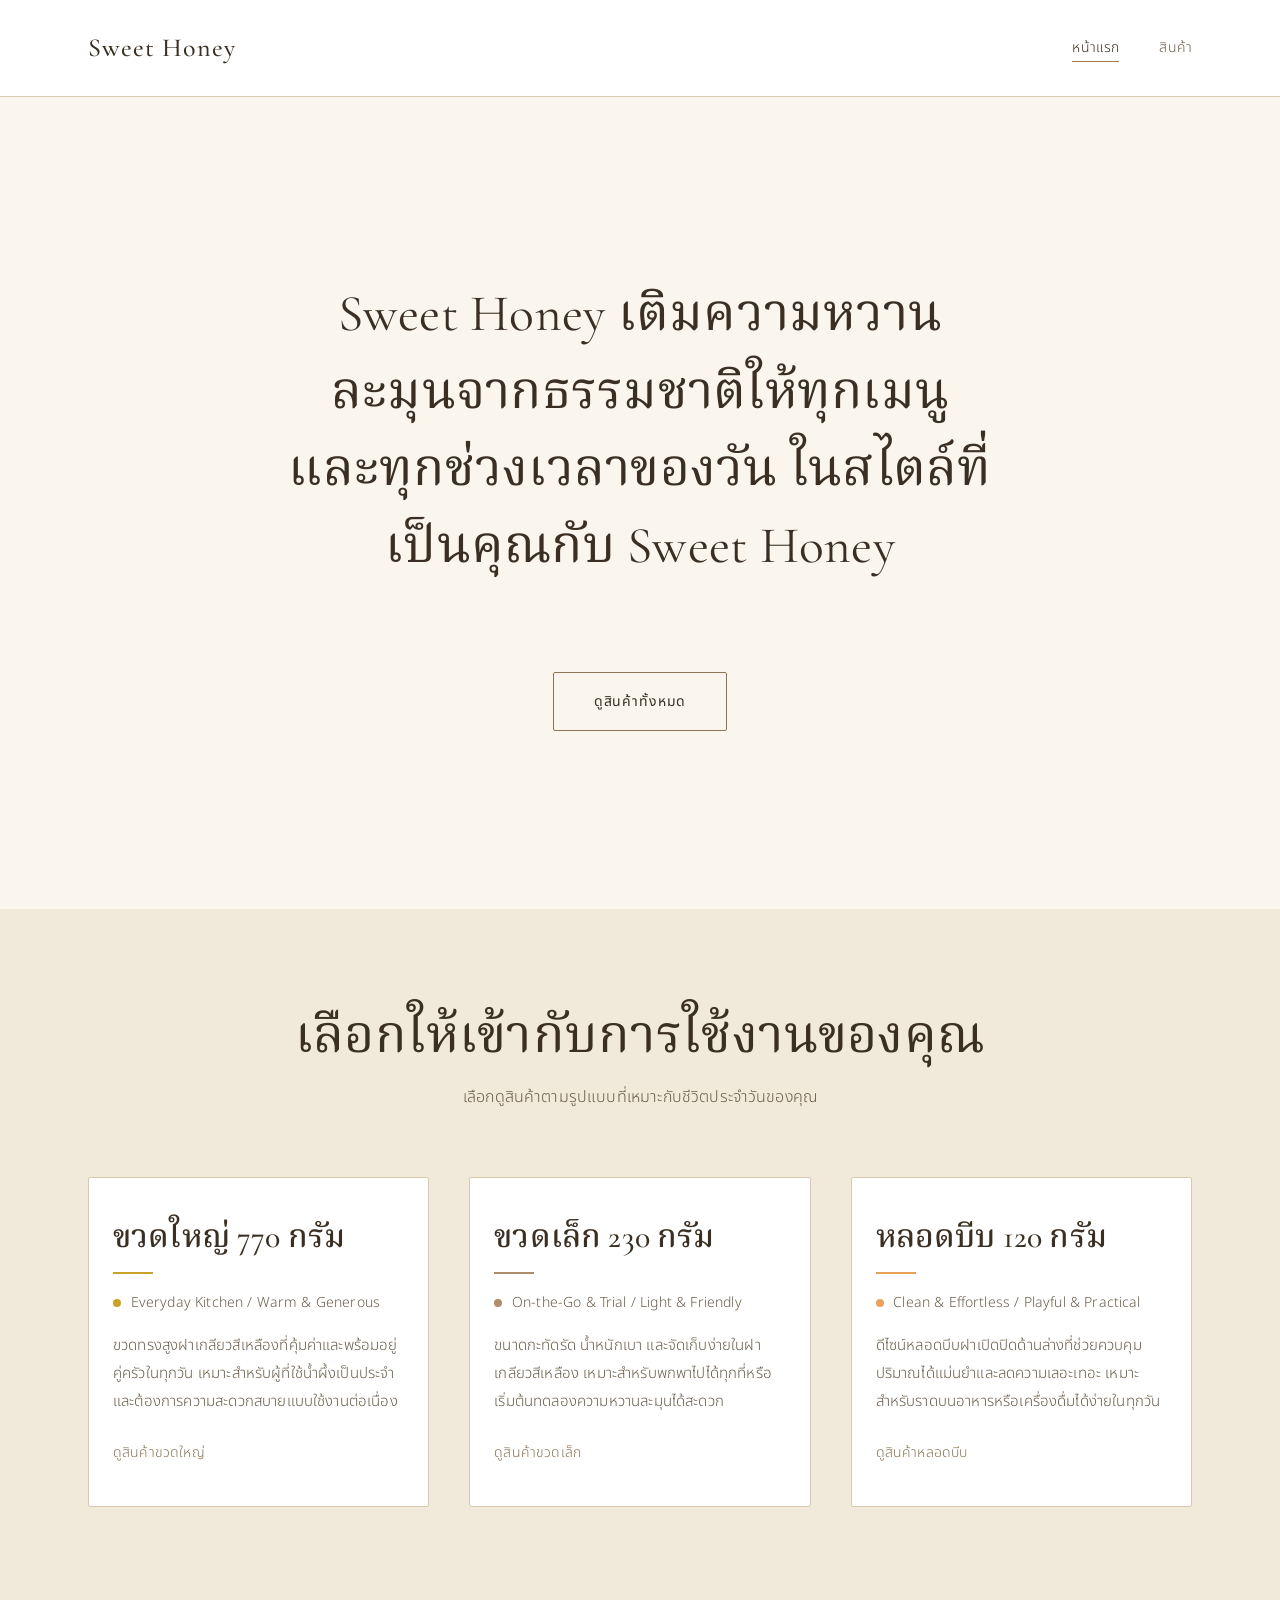
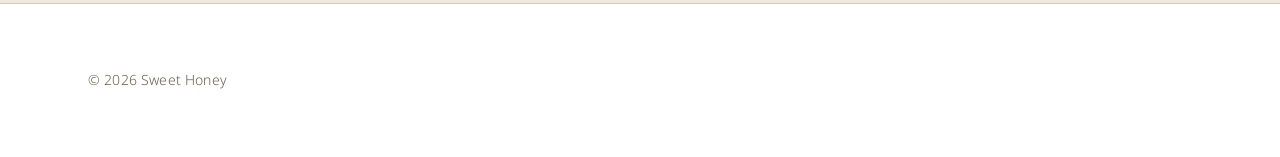
<file: index.html>
<!DOCTYPE html>
<html lang="th">
<head>
  <meta charset="UTF-8">
  <meta name="viewport" content="width=device-width, initial-scale=1">
  <title>Sweet Honey — ความหวานละมุนจากธรรมชาติ</title>
  <meta name="description" content="Sweet Honey น้ำผึ้งให้ความหวานละมุนจากธรรมชาติ เลือกได้ทั้งขวดใหญ่ ขวดเล็ก และหลอดบีบ">
  <link rel="stylesheet" href="style.css">
  <style>
    /* Page-specific touches for index.html */
    .nav a[aria-current="page"] { color: var(--ink); }
    .nav a[aria-current="page"]::after { transform: scaleX(1); }

    .hero--full {
      display: flex;
      align-items: center;
      min-height: calc(100svh - 5.5rem);
    }
    .hero--full .container {
      grid-template-columns: 1fr;
      justify-items: center;
    }
    .hero--full h1 {
      max-width: 44rem;
      margin-inline: auto;
      font-size: clamp(1.875rem, 1.3rem + 2.4vw, 3.25rem);
      font-weight: 400;
      line-height: 1.5;
    }

    .mood-grid {
      display: grid;
      grid-template-columns: repeat(3, 1fr);
      gap: var(--space-4);
    }
    .mood-card {
      display: flex;
      flex-direction: column;
      padding: var(--space-4) var(--space-3);
      background: var(--white);
      border: var(--hairline) solid var(--line);
      border-radius: var(--radius);
      color: inherit;
      text-decoration: none;
      transition: border-color 0.25s ease;
    }
    .mood-card:hover { border-color: var(--line-strong); }
    .mood-card h3 { margin-bottom: var(--space-2); }
    /* Short thin rule under the heading carries the mood color */
    .mood-card h3::after {
      content: "";
      display: block;
      width: 2.5rem;
      height: 2px;
      margin-top: var(--space-2);
      background: var(--mood);
    }
    .mood-card p {
      flex: 1;
      font-size: 0.9375rem;
    }

    @media (max-width: 62rem) {
      .mood-grid { grid-template-columns: 1fr; }
    }
  </style>
</head>
<body>

  <header class="site-header">
    <div class="container">
      <a class="brand" href="index.html">Sweet Honey</a>
      <ul class="nav">
        <li><a href="index.html" aria-current="page">หน้าแรก</a></li>
        <li><a href="product.html">สินค้า</a></li>
      </ul>
    </div>
  </header>

  <main>
    <section class="hero hero--full">
      <div class="container center">
        <h1>Sweet Honey เติมความหวานละมุนจากธรรมชาติให้ทุกเมนูและทุกช่วงเวลาของวัน ในสไตล์ที่เป็นคุณกับ Sweet Honey</h1>
        <a class="btn" href="product.html">ดูสินค้าทั้งหมด</a>
      </div>
    </section>

    <section class="section section--cream" id="moods">
      <div class="container">
        <div class="section-head center">
          <h2>เลือกให้เข้ากับการใช้งานของคุณ</h2>
          <p>เลือกดูสินค้าตามรูปแบบที่เหมาะกับชีวิตประจำวันของคุณ</p>
        </div>

        <div class="mood-grid">
          <a class="mood-card" data-mood="large" href="product.html?mood=large">
            <h3>ขวดใหญ่ 770 กรัม</h3>
            <span class="mood-tag"><span class="mood-dot"></span>Everyday Kitchen / Warm &amp; Generous</span>
            <p>ขวดทรงสูงฝาเกลียวสีเหลืองที่คุ้มค่าและพร้อมอยู่คู่ครัวในทุกวัน เหมาะสำหรับผู้ที่ใช้น้ำผึ้งเป็นประจำและต้องการความสะดวกสบายแบบใช้งานต่อเนื่อง</p>
            <span class="muted">ดูสินค้าขวดใหญ่</span>
          </a>

          <a class="mood-card" data-mood="small" href="product.html?mood=small">
            <h3>ขวดเล็ก 230 กรัม</h3>
            <span class="mood-tag"><span class="mood-dot"></span>On-the-Go &amp; Trial / Light &amp; Friendly</span>
            <p>ขนาดกะทัดรัด น้ำหนักเบา และจัดเก็บง่ายในฝาเกลียวสีเหลือง เหมาะสำหรับพกพาไปได้ทุกที่หรือเริ่มต้นทดลองความหวานละมุนได้สะดวก</p>
            <span class="muted">ดูสินค้าขวดเล็ก</span>
          </a>

          <a class="mood-card" data-mood="squeeze tube" href="product.html?mood=squeeze-tube">
            <h3>หลอดบีบ 120 กรัม</h3>
            <span class="mood-tag"><span class="mood-dot"></span>Clean &amp; Effortless / Playful &amp; Practical</span>
            <p>ดีไซน์หลอดบีบฝาเปิดปิดด้านล่างที่ช่วยควบคุมปริมาณได้แม่นยำและลดความเลอะเทอะ เหมาะสำหรับราดบนอาหารหรือเครื่องดื่มได้ง่ายในทุกวัน</p>
            <span class="muted">ดูสินค้าหลอดบีบ</span>
          </a>
        </div>
      </div>
    </section>
  </main>

  <footer class="site-footer">
    <div class="container">
      <p>© 2026 Sweet Honey</p>
    </div>
  </footer>

  <script src="script.js"></script>
</body>
</html>
</file>
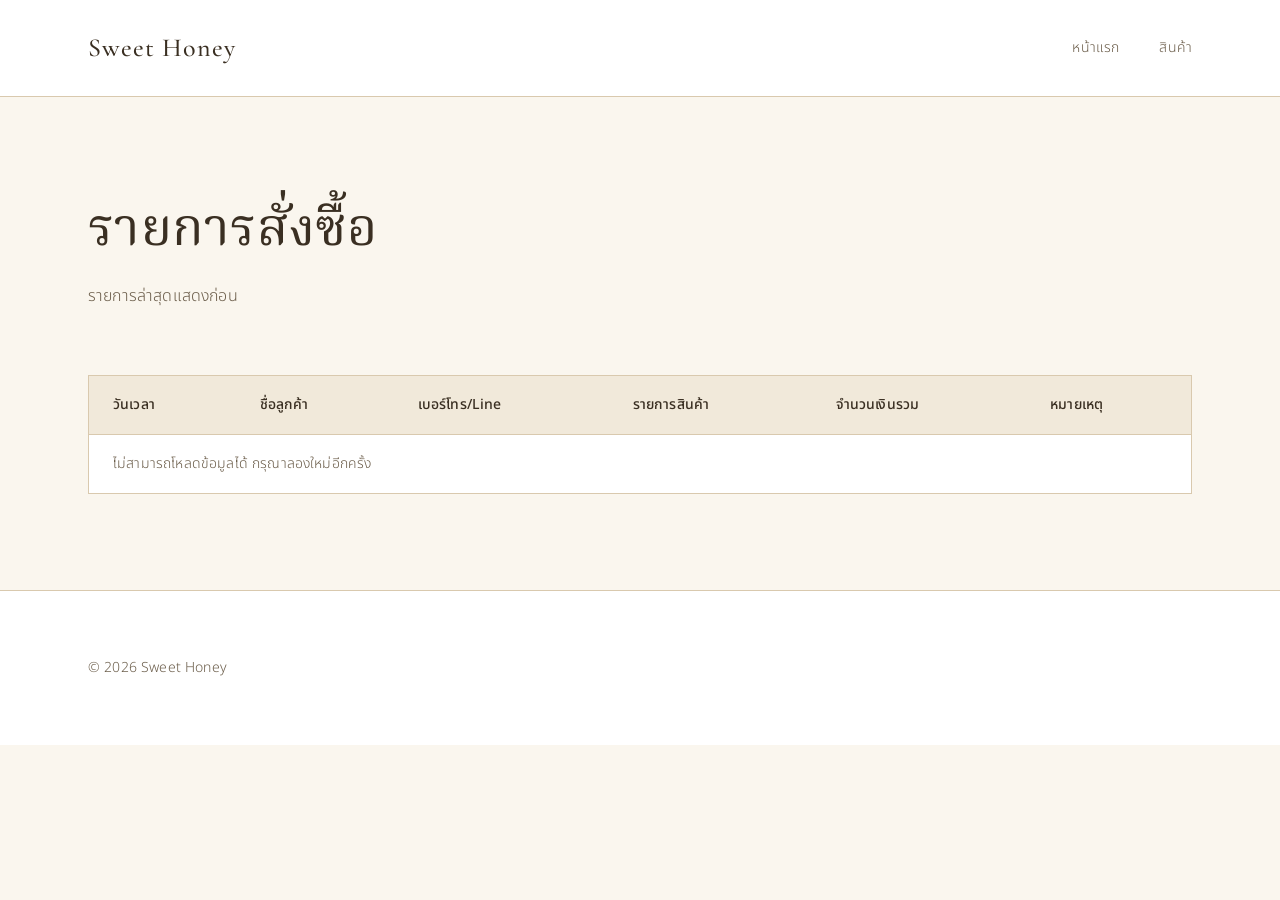
<file: admin.html>
<!DOCTYPE html>
<html lang="th">
<head>
  <meta charset="UTF-8">
  <meta name="viewport" content="width=device-width, initial-scale=1">
  <meta name="robots" content="noindex, nofollow">
  <title>รายการสั่งซื้อ — Sweet Honey</title>
  <link rel="stylesheet" href="style.css">
  <style>
    /* Page-specific touches for admin.html */
    .page-head h1 {
      font-size: var(--text-2xl);
      line-height: 1.4;
    }

    /* Table scrolls sideways inside its own box on small screens */
    .table-wrap {
      overflow-x: auto;
      background: var(--white);
      border: var(--hairline) solid var(--line);
    }
    #ordersTable {
      width: 100%;
      min-width: 52rem;
      border-collapse: collapse;
      font-size: var(--text-sm);
    }
    #ordersTable th,
    #ordersTable td {
      padding: var(--space-2) var(--space-3);
      text-align: left;
      vertical-align: top;
      border-bottom: var(--hairline) solid var(--line);
    }
    #ordersTable th {
      background: var(--cream-deep);
      color: var(--ink);
      font-weight: 500;
      white-space: nowrap;
    }
    #ordersTable td {
      color: var(--ink-soft);
    }
    #ordersTable td:first-child {
      white-space: nowrap;
    }
    #ordersTable tbody tr:last-child td {
      border-bottom: 0;
    }
  </style>
</head>
<body>

  <header class="site-header">
    <div class="container">
      <a class="brand" href="index.html">Sweet Honey</a>
      <ul class="nav">
        <li><a href="index.html">หน้าแรก</a></li>
        <li><a href="product.html">สินค้า</a></li>
      </ul>
    </div>
  </header>

  <main>
    <section>
      <div class="container">
        <div class="page-head section-head">
          <h1>รายการสั่งซื้อ</h1>
          <p>รายการล่าสุดแสดงก่อน</p>
        </div>

        <div class="table-wrap">
          <table id="ordersTable">
            <thead>
              <tr>
                <th scope="col">วันเวลา</th>
                <th scope="col">ชื่อลูกค้า</th>
                <th scope="col">เบอร์โทร/Line</th>
                <th scope="col">รายการสินค้า</th>
                <th scope="col">จำนวนเงินรวม</th>
                <th scope="col">หมายเหตุ</th>
              </tr>
            </thead>
            <tbody></tbody>
          </table>
        </div>
      </div>
    </section>
  </main>

  <footer class="site-footer">
    <div class="container">
      <p>© 2026 Sweet Honey</p>
    </div>
  </footer>

  <script src="script.js"></script>
</body>
</html>
</file>
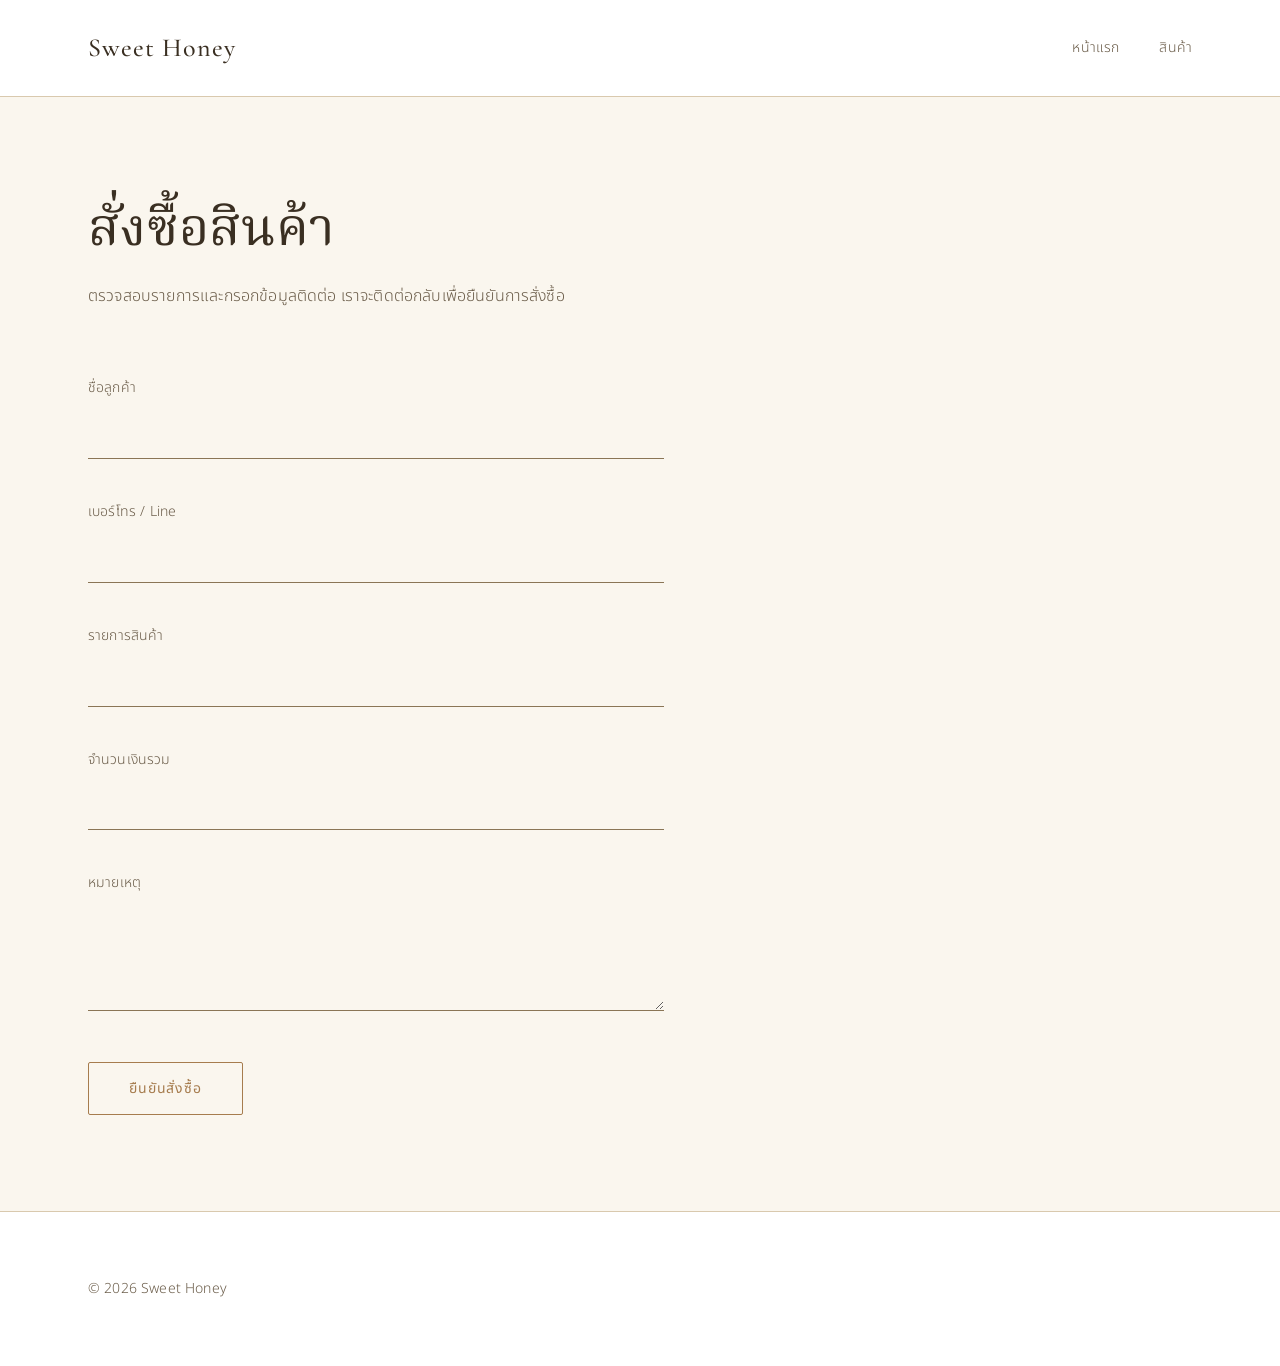
<file: order.html>
<!DOCTYPE html>
<html lang="th">
<head>
  <meta charset="UTF-8">
  <meta name="viewport" content="width=device-width, initial-scale=1">
  <title>สั่งซื้อ — Sweet Honey</title>
  <meta name="description" content="กรอกข้อมูลเพื่อยืนยันการสั่งซื้อน้ำผึ้ง Sweet Honey">
  <link rel="stylesheet" href="style.css">
  <style>
    /* Page-specific touches for order.html */
    .page-head h1 {
      font-size: var(--text-2xl);
      line-height: 1.4;
    }

    .order-form {
      max-width: 36rem;
    }
    .field {
      margin-bottom: var(--space-4);
    }
    .field label {
      margin-bottom: 0.25rem;
    }
    textarea {
      resize: vertical;
      line-height: 1.7;
    }
    .order-form .btn:disabled {
      opacity: 0.5;
      cursor: not-allowed;
    }
  </style>
</head>
<body>

  <header class="site-header">
    <div class="container">
      <a class="brand" href="index.html">Sweet Honey</a>
      <ul class="nav">
        <li><a href="index.html">หน้าแรก</a></li>
        <li><a href="product.html">สินค้า</a></li>
      </ul>
    </div>
  </header>

  <main>
    <section>
      <div class="container">
        <div class="page-head section-head">
          <h1>สั่งซื้อสินค้า</h1>
          <p>ตรวจสอบรายการและกรอกข้อมูลติดต่อ เราจะติดต่อกลับเพื่อยืนยันการสั่งซื้อ</p>
        </div>

        <form id="orderForm" class="order-form">
          <div class="field">
            <label for="customerName">ชื่อลูกค้า</label>
            <input type="text" id="customerName" name="customerName" autocomplete="name" required>
          </div>

          <div class="field">
            <label for="contact">เบอร์โทร / Line</label>
            <input type="text" id="contact" name="contact" required>
          </div>

          <div class="field">
            <label for="items">รายการสินค้า</label>
            <input type="text" id="items" name="items" required>
          </div>

          <div class="field">
            <label for="total">จำนวนเงินรวม</label>
            <input type="text" id="total" name="total">
          </div>

          <div class="field">
            <label for="note">หมายเหตุ</label>
            <textarea id="note" name="note" rows="3"></textarea>
          </div>

          <button type="submit" class="btn btn--accent">ยืนยันสั่งซื้อ</button>
        </form>
      </div>
    </section>
  </main>

  <footer class="site-footer">
    <div class="container">
      <p>© 2026 Sweet Honey</p>
    </div>
  </footer>

  <script src="script.js"></script>
</body>
</html>
</file>
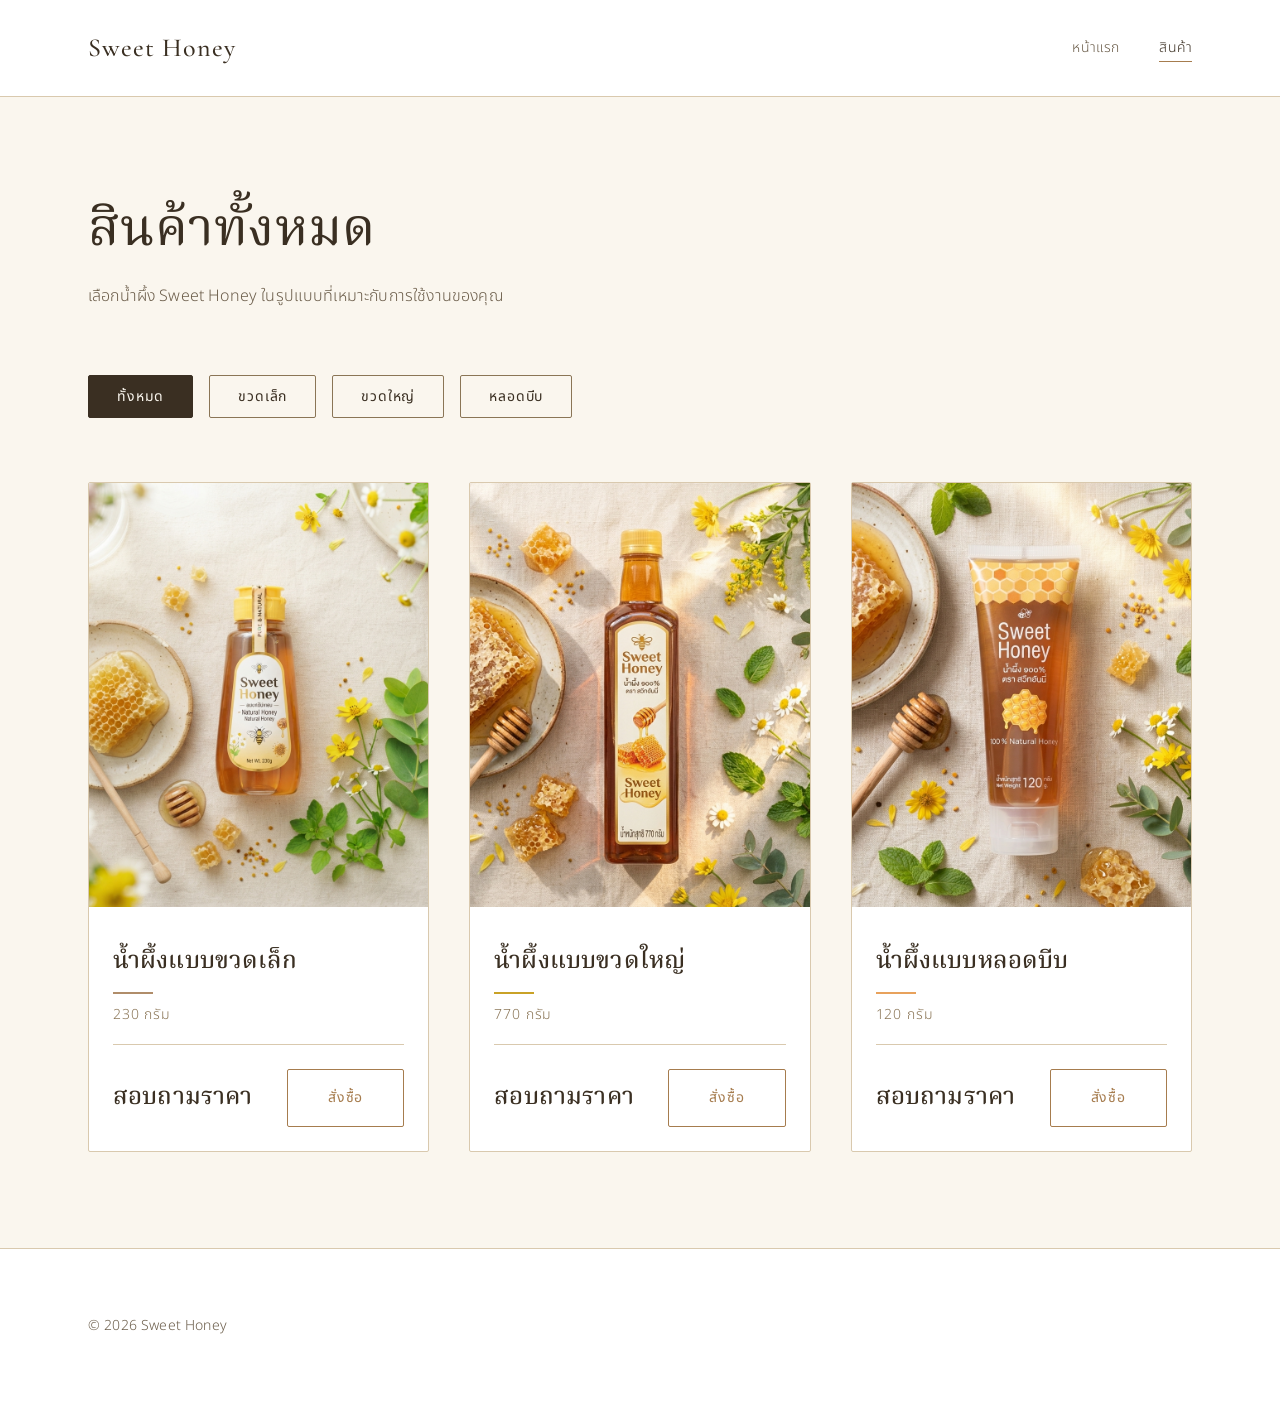
<file: product.html>
<!DOCTYPE html>
<html lang="th">
<head>
  <meta charset="UTF-8">
  <meta name="viewport" content="width=device-width, initial-scale=1">
  <title>สินค้าทั้งหมด — Sweet Honey</title>
  <meta name="description" content="สินค้า Sweet Honey ทั้งหมด เลือกดูตามรูปแบบ ขวดใหญ่ ขวดเล็ก และหลอดบีบ">
  <link rel="stylesheet" href="style.css">
  <style>
    /* Page-specific touches for product.html */
    .nav a[aria-current="page"] { color: var(--ink); }
    .nav a[aria-current="page"]::after { transform: scaleX(1); }

    .page-head h1 {
      font-size: var(--text-2xl);
      line-height: 1.4;
    }

    /* Filter buttons are created by script.js inside #filter-bar */
    #filter-bar {
      display: flex;
      flex-wrap: wrap;
      gap: var(--space-2);
      margin-bottom: var(--space-5);
    }
    #filter-bar .btn {
      width: auto;
      padding: 0.6rem 1.75rem;
    }
    #filter-bar .btn.is-active {
      background: var(--ink);
      border-color: var(--ink);
      color: var(--cream);
    }
  </style>
</head>
<body>

  <header class="site-header">
    <div class="container">
      <a class="brand" href="index.html">Sweet Honey</a>
      <ul class="nav">
        <li><a href="index.html">หน้าแรก</a></li>
        <li><a href="product.html" aria-current="page">สินค้า</a></li>
      </ul>
    </div>
  </header>

  <main>
    <section>
      <div class="container">
        <div class="page-head section-head">
          <h1>สินค้าทั้งหมด</h1>
          <p>เลือกน้ำผึ้ง Sweet Honey ในรูปแบบที่เหมาะกับการใช้งานของคุณ</p>
        </div>

        <div id="filter-bar"></div>
        <div id="product-list" class="product-grid"></div>
      </div>
    </section>
  </main>

  <footer class="site-footer">
    <div class="container">
      <p>© 2026 Sweet Honey</p>
    </div>
  </footer>

  <script src="script.js"></script>
</body>
</html>
</file>
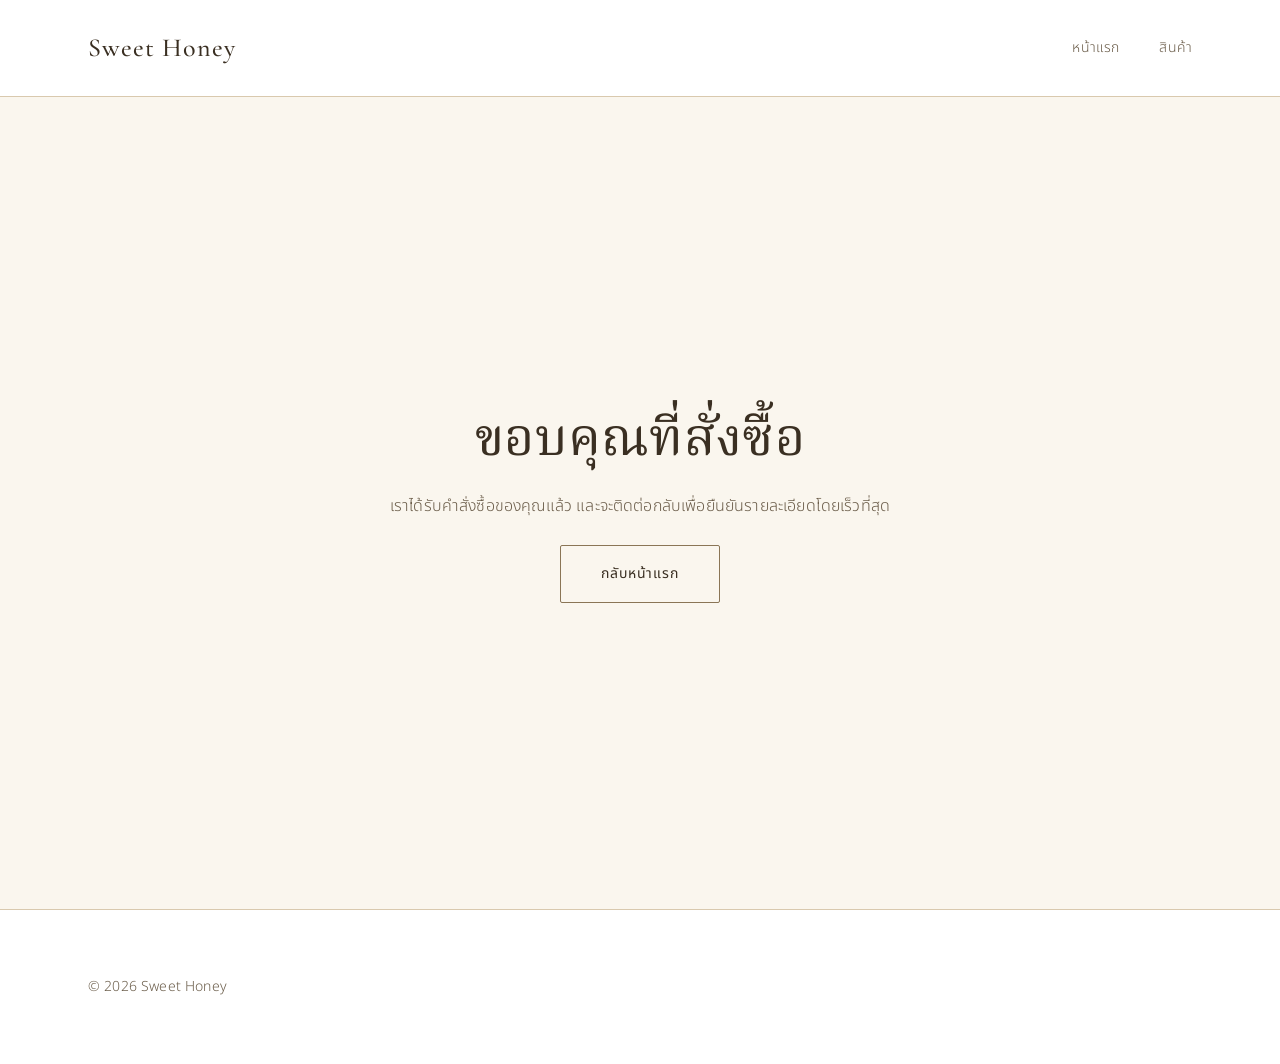
<file: thankyou.html>
<!DOCTYPE html>
<html lang="th">
<head>
  <meta charset="UTF-8">
  <meta name="viewport" content="width=device-width, initial-scale=1">
  <title>ขอบคุณที่สั่งซื้อ — Sweet Honey</title>
  <link rel="stylesheet" href="style.css">
  <style>
    /* Page-specific touches for thankyou.html */
    .thanks {
      display: flex;
      align-items: center;
      min-height: calc(100svh - 5.5rem);
    }
    .thanks h1 {
      font-size: var(--text-2xl);
      line-height: 1.4;
    }
  </style>
</head>
<body>

  <header class="site-header">
    <div class="container">
      <a class="brand" href="index.html">Sweet Honey</a>
      <ul class="nav">
        <li><a href="index.html">หน้าแรก</a></li>
        <li><a href="product.html">สินค้า</a></li>
      </ul>
    </div>
  </header>

  <main>
    <section class="thanks">
      <div class="container center">
        <h1>ขอบคุณที่สั่งซื้อ</h1>
        <p>เราได้รับคำสั่งซื้อของคุณแล้ว และจะติดต่อกลับเพื่อยืนยันรายละเอียดโดยเร็วที่สุด</p>
        <a class="btn" href="index.html">กลับหน้าแรก</a>
      </div>
    </section>
  </main>

  <footer class="site-footer">
    <div class="container">
      <p>© 2026 Sweet Honey</p>
    </div>
  </footer>

  <script src="script.js"></script>
</body>
</html>
</file>
<file: style.css>
/* ==========================================================
   Sweet Honey — Premium minimal theme
   Base: white / cream / deep beige · Accent: soft gold-bronze
   Mood colors are used only as small touches (dot, short rule)
   ========================================================== */

@import url("https://fonts.googleapis.com/css2?family=Cormorant+Garamond:ital,wght@0,400;0,500;0,600;1,400&family=Noto+Serif+Thai:wght@300;400;500;600&family=Noto+Sans+Thai:wght@300;400;500&display=swap");

/* ---------- Tokens ---------- */
:root {
  /* Base palette */
  --white: #ffffff;
  --cream: #faf6ee;
  --cream-deep: #f1e9da;
  --beige: #d9c9ae;
  --beige-dark: #8a7556;
  --ink: #3a2f22;
  --ink-soft: #6b5d4a;

  /* Accent (gold / bronze) */
  --accent: #a67c4e;
  --accent-light: #c9a97a;
  --line: #d9c9ae;
  --line-strong: #8a7556;

  /* Mood touches */
  --mood-large: #c9a227;   /* golden yellow */
  --mood-small: #b08d6a;   /* light brown */
  --mood-squeeze: #e8a25c; /* light orange */
  --mood: var(--accent-light);

  /* Type */
  --font-display: "Cormorant Garamond", "Noto Serif Thai", Georgia, serif;
  --font-body: "Noto Sans Thai", "Helvetica Neue", Arial, sans-serif;
  --font-serif-body: "Noto Serif Thai", Georgia, serif;

  /* Type scale */
  --text-sm: 0.875rem;
  --text-base: 1rem;
  --text-lg: 1.1875rem;
  --text-xl: clamp(1.5rem, 1.2rem + 1vw, 2rem);
  --text-2xl: clamp(2rem, 1.4rem + 2.4vw, 3.25rem);
  --text-3xl: clamp(2.5rem, 1.5rem + 4vw, 4.75rem);

  /* Spacing */
  --space-1: 0.5rem;
  --space-2: 1rem;
  --space-3: 1.5rem;
  --space-4: 2.5rem;
  --space-5: 4rem;
  --space-6: 6rem;
  --space-7: 9rem;

  --container: 72rem;
  --radius: 2px;
  --hairline: 1px;
}

/* ---------- Reset ---------- */
*,
*::before,
*::after {
  box-sizing: border-box;
}

html {
  scroll-behavior: smooth;
  -webkit-text-size-adjust: 100%;
}

body {
  margin: 0;
  background: var(--cream);
  color: var(--ink);
  font-family: var(--font-body);
  font-size: var(--text-base);
  font-weight: 300;
  line-height: 1.85;
  letter-spacing: 0.01em;
  -webkit-font-smoothing: antialiased;
}

img {
  display: block;
  max-width: 100%;
  height: auto;
}

a {
  color: inherit;
}

/* ---------- Typography ---------- */
h1,
h2,
h3,
h4 {
  margin: 0 0 var(--space-2);
  font-family: var(--font-display);
  font-weight: 500;
  line-height: 1.2;
  color: var(--ink);
}

h1 {
  font-size: var(--text-3xl);
  font-weight: 400;
  letter-spacing: 0.005em;
}

h2 {
  font-size: var(--text-2xl);
  font-weight: 400;
}

h3 {
  font-size: var(--text-xl);
}

p {
  margin: 0 0 var(--space-3);
  max-width: 38rem;
  color: var(--ink-soft);
}

.lead {
  font-family: var(--font-serif-body);
  font-size: var(--text-lg);
  font-weight: 300;
  line-height: 1.9;
}

.muted {
  color: var(--beige-dark);
  font-size: var(--text-sm);
}

/* ---------- Layout ---------- */
.container {
  width: 100%;
  max-width: var(--container);
  margin-inline: auto;
  padding-inline: var(--space-3);
}

section,
.section {
  padding-block: var(--space-6);
}

.section--cream {
  background: var(--cream-deep);
}

.section--white {
  background: var(--white);
}

.section-head {
  margin-bottom: var(--space-5);
}

.section-head p {
  margin-bottom: 0;
}

.center {
  text-align: center;
}

.center p {
  margin-inline: auto;
}

/* Thin divider */
.rule {
  height: var(--hairline);
  border: 0;
  background: var(--line);
  margin: 0;
}

/* ---------- Header / Nav ---------- */
.site-header {
  padding-block: var(--space-3);
  background: var(--white);
  border-bottom: var(--hairline) solid var(--line);
}

.site-header .container {
  display: flex;
  align-items: center;
  justify-content: space-between;
  gap: var(--space-3);
}

.brand {
  font-family: var(--font-display);
  font-size: 1.625rem;
  font-weight: 500;
  letter-spacing: 0.04em;
  text-decoration: none;
}

.nav {
  display: flex;
  gap: var(--space-4);
  list-style: none;
  margin: 0;
  padding: 0;
}

.nav a {
  position: relative;
  padding-block: 0.25rem;
  font-size: var(--text-sm);
  text-decoration: none;
  color: var(--ink-soft);
  transition: color 0.2s ease;
}

.nav a::after {
  content: "";
  position: absolute;
  left: 0;
  right: 0;
  bottom: 0;
  height: var(--hairline);
  background: var(--accent);
  transform: scaleX(0);
  transform-origin: left;
  transition: transform 0.25s ease;
}

.nav a:hover,
.nav a:focus-visible {
  color: var(--ink);
}

.nav a:hover::after,
.nav a:focus-visible::after {
  transform: scaleX(1);
}

/* ---------- Hero ---------- */
.hero {
  padding-block: var(--space-7);
  background: var(--cream);
}

.hero .container {
  display: grid;
  grid-template-columns: 1.1fr 0.9fr;
  align-items: center;
  gap: var(--space-5);
}

.hero h1 {
  margin-bottom: var(--space-3);
}

.hero p {
  margin-bottom: var(--space-4);
}

.hero-media img {
  width: 100%;
  border: var(--hairline) solid var(--line);
  padding: var(--space-2);
  background: var(--white);
}

/* ---------- Buttons ---------- */
.btn {
  display: inline-block;
  padding: 0.95rem 2.5rem;
  background: transparent;
  color: var(--ink);
  border: var(--hairline) solid var(--line-strong);
  border-radius: var(--radius);
  font-family: var(--font-body);
  font-size: var(--text-sm);
  font-weight: 400;
  letter-spacing: 0.06em;
  text-decoration: none;
  cursor: pointer;
  transition: background 0.25s ease, color 0.25s ease, border-color 0.25s ease;
}

.btn:hover {
  background: var(--ink);
  color: var(--cream);
  border-color: var(--ink);
}

.btn--accent {
  border-color: var(--accent);
  color: var(--accent);
}

.btn--accent:hover {
  background: var(--accent);
  border-color: var(--accent);
  color: var(--white);
}

.btn:focus-visible,
a:focus-visible {
  outline: 2px solid var(--accent);
  outline-offset: 4px;
}

/* ---------- Product grid & cards ---------- */
.product-grid {
  display: grid;
  grid-template-columns: repeat(3, 1fr);
  gap: var(--space-4);
}

.product-card {
  display: flex;
  flex-direction: column;
  background: var(--white);
  border: var(--hairline) solid var(--line);
  border-radius: var(--radius);
  transition: border-color 0.25s ease;
}

.product-card:hover {
  border-color: var(--line-strong);
}

.product-card__image {
  aspect-ratio: 4 / 5;
  overflow: hidden;
  background: var(--cream-deep);
}

.product-card__image img {
  width: 100%;
  height: 100%;
  object-fit: cover;
}

.product-card__body {
  display: flex;
  flex: 1;
  flex-direction: column;
  padding: var(--space-4) var(--space-3) var(--space-3);
}

.product-card__name {
  margin-bottom: var(--space-1);
  font-size: 1.5rem;
}

/* Short thin rule under the heading — carries the mood color */
.product-card__name::after {
  content: "";
  display: block;
  width: 2.5rem;
  height: 2px;
  margin-top: var(--space-2);
  background: var(--mood);
}

.product-card__size {
  margin-bottom: var(--space-2);
  font-size: var(--text-sm);
  color: var(--beige-dark);
  letter-spacing: 0.06em;
}

.product-card__desc {
  flex: 1;
  margin-bottom: var(--space-3);
  font-size: 0.9375rem;
}

.product-card__footer {
  display: flex;
  align-items: center;
  justify-content: space-between;
  gap: var(--space-2);
  padding-top: var(--space-3);
  border-top: var(--hairline) solid var(--line);
}

.price {
  font-family: var(--font-display);
  font-size: 1.5rem;
  font-weight: 500;
  color: var(--ink);
}

/* ---------- Mood touches ----------
   Works directly with the "mood" value from products.json:
   <article class="product-card" data-mood="squeeze tube">
   Small dot + short rule only — never a filled background. */
[data-mood="large"] {
  --mood: var(--mood-large);
}

[data-mood="small"] {
  --mood: var(--mood-small);
}

[data-mood="squeeze tube"] {
  --mood: var(--mood-squeeze);
}

.mood-dot {
  display: inline-block;
  width: 0.5rem;
  height: 0.5rem;
  margin-right: 0.6rem;
  border-radius: 50%;
  background: var(--mood);
  vertical-align: middle;
}

.mood-tag {
  display: inline-flex;
  align-items: center;
  margin-bottom: var(--space-2);
  font-size: var(--text-sm);
  color: var(--ink-soft);
}

/* ---------- Feature / story blocks ---------- */
.feature-grid {
  display: grid;
  grid-template-columns: repeat(3, 1fr);
  gap: var(--space-5);
}

.feature {
  padding-top: var(--space-3);
  border-top: var(--hairline) solid var(--line-strong);
}

.feature h3 {
  font-size: 1.375rem;
}

.feature p {
  margin-bottom: 0;
  font-size: 0.9375rem;
}

.split {
  display: grid;
  grid-template-columns: 1fr 1fr;
  align-items: center;
  gap: var(--space-5);
}

/* ---------- Forms ---------- */
input,
select,
textarea {
  width: 100%;
  padding: 0.9rem 0;
  background: transparent;
  border: 0;
  border-bottom: var(--hairline) solid var(--line-strong);
  border-radius: 0;
  color: var(--ink);
  font-family: var(--font-body);
  font-size: var(--text-base);
  font-weight: 300;
}

input:focus,
select:focus,
textarea:focus {
  outline: none;
  border-bottom-color: var(--accent);
}

label {
  display: block;
  font-size: var(--text-sm);
  color: var(--ink-soft);
}

/* ---------- Footer ---------- */
.site-footer {
  padding-block: var(--space-5);
  background: var(--white);
  border-top: var(--hairline) solid var(--line);
  color: var(--ink-soft);
  font-size: var(--text-sm);
}

.site-footer .container {
  display: flex;
  flex-wrap: wrap;
  align-items: center;
  justify-content: space-between;
  gap: var(--space-3);
}

.site-footer p {
  margin: 0;
  max-width: none;
}

/* ---------- Responsive ---------- */
@media (max-width: 62rem) {
  .product-grid,
  .feature-grid {
    grid-template-columns: repeat(2, 1fr);
  }

  .hero .container,
  .split {
    grid-template-columns: 1fr;
    gap: var(--space-4);
  }

  .hero {
    padding-block: var(--space-6);
  }
}

@media (max-width: 40rem) {
  :root {
    --space-5: 3rem;
    --space-6: 4.5rem;
    --space-7: 5rem;
  }

  section,
  .section {
    padding-block: var(--space-5);
  }

  .product-grid,
  .feature-grid {
    grid-template-columns: 1fr;
    gap: var(--space-4);
  }

  .site-header .container {
    flex-direction: column;
    gap: var(--space-2);
  }

  .nav {
    gap: var(--space-3);
  }

  .btn {
    width: 100%;
    text-align: center;
  }

  .product-card__footer {
    flex-direction: column;
    align-items: stretch;
  }

  .site-footer .container {
    flex-direction: column;
    text-align: center;
  }
}

/* ---------- Motion preference ---------- */
@media (prefers-reduced-motion: reduce) {
  html {
    scroll-behavior: auto;
  }

  *,
  *::before,
  *::after {
    transition: none !important;
    animation: none !important;
  }
}
</file>
